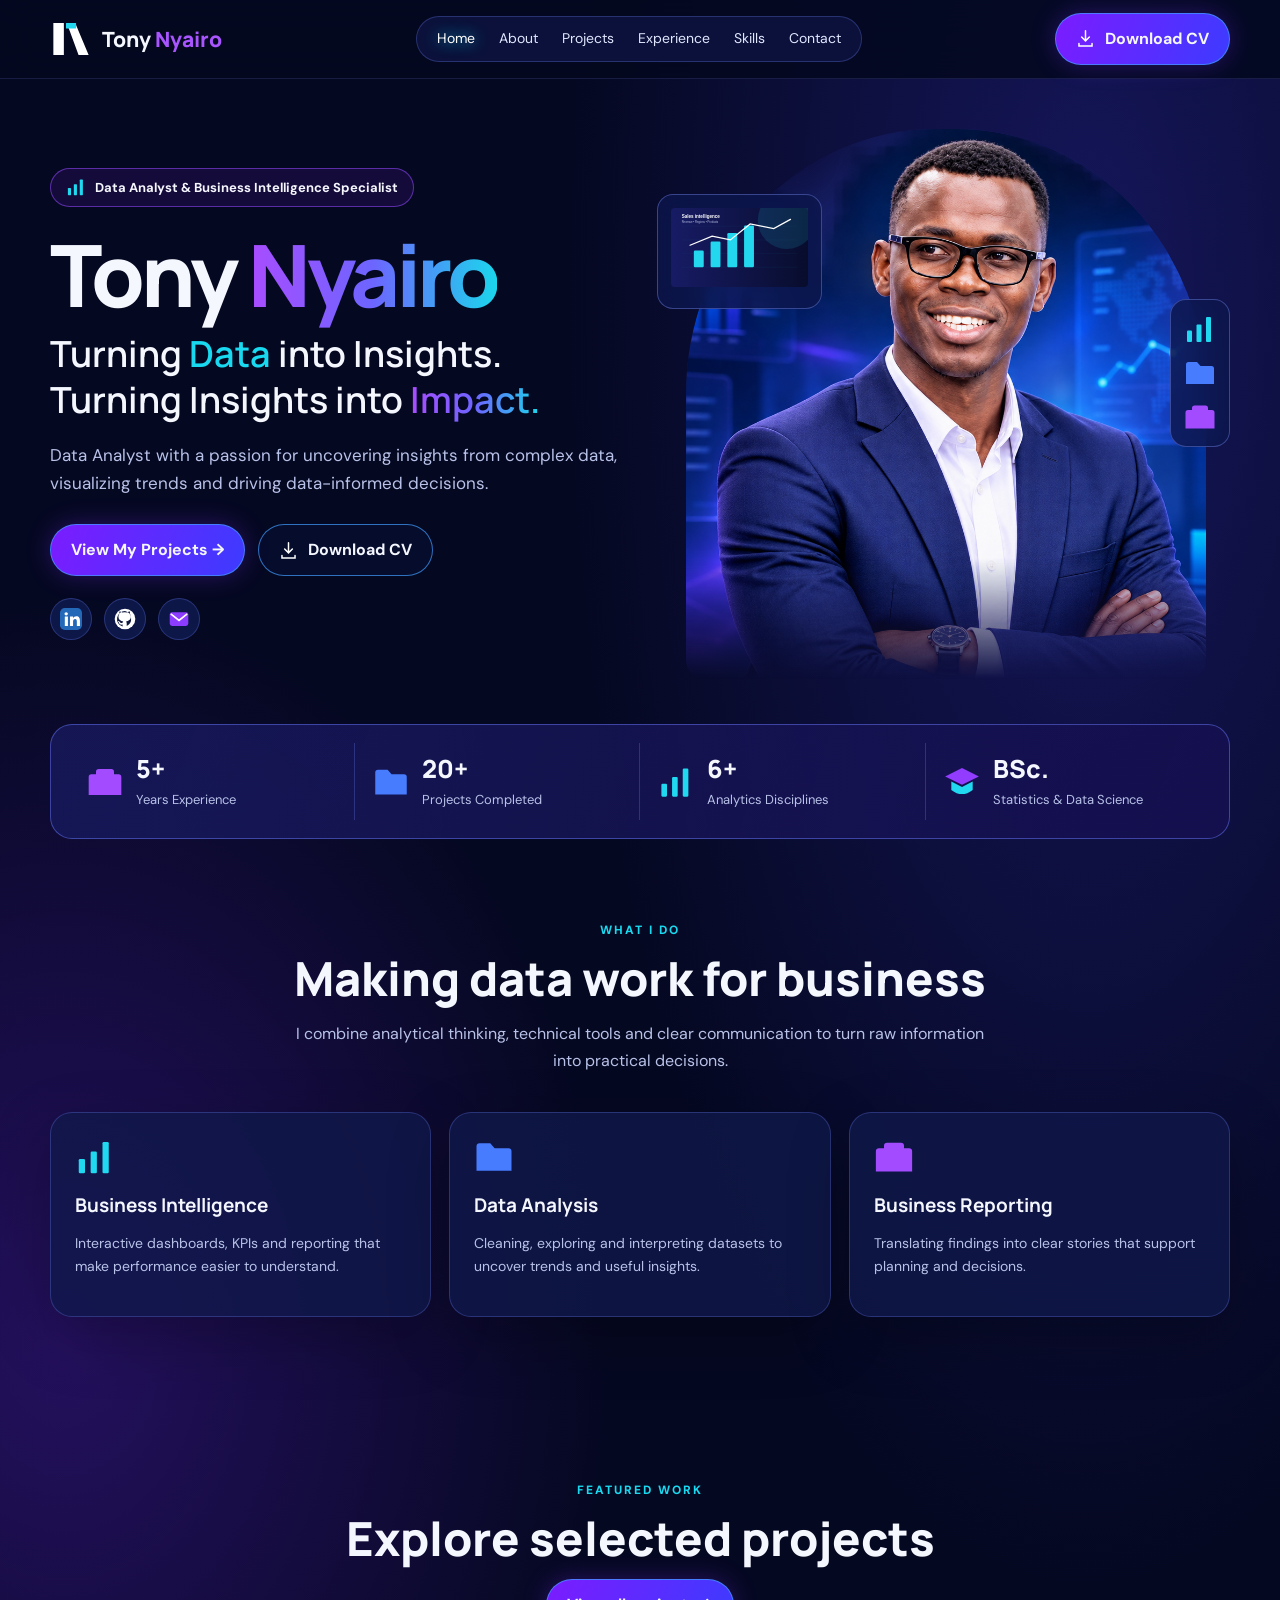
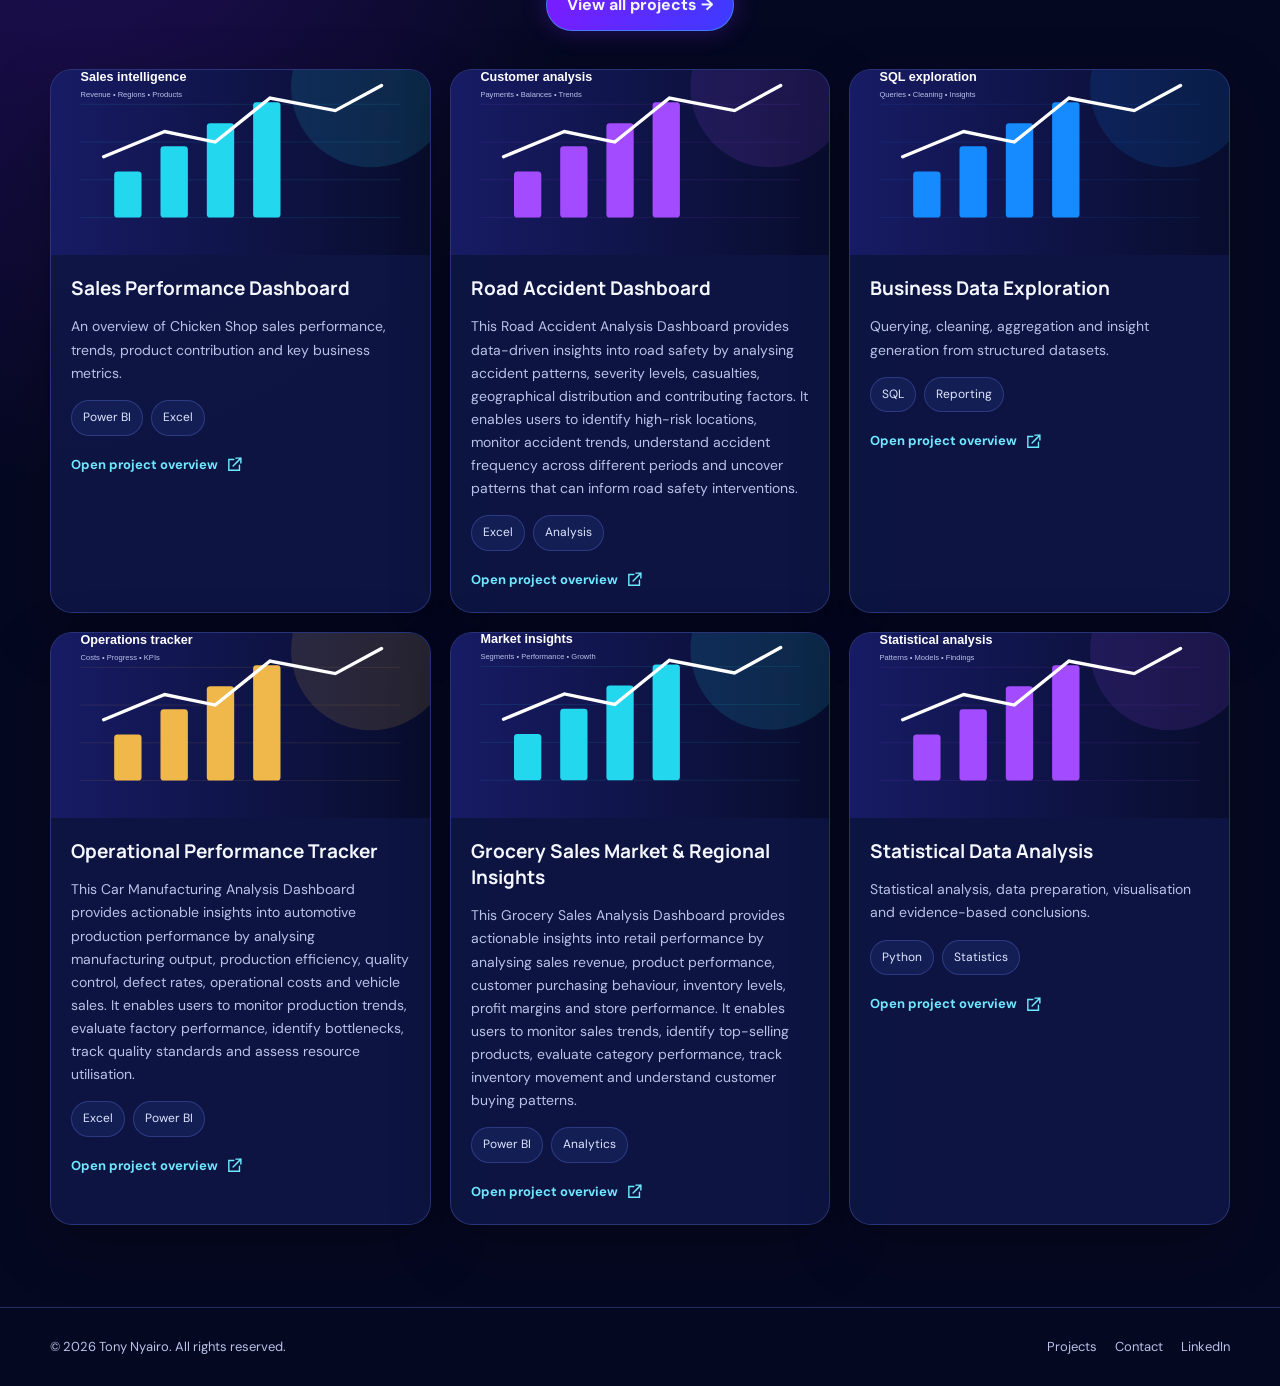
<file: index.html>
<!doctype html>
<html lang="en">
  <head>
    <meta charset="UTF-8" />
    <meta name="viewport" content="width=device-width, initial-scale=1.0" />
    <meta
      name="description"
      content="Tony Nyairo — Data Analyst and Business Intelligence Specialist"
    />
    <title>Index | Tony Nyairo</title>
    <link rel="stylesheet" href="css/style.css" />
  </head>
  <body>
    <header class="site-header">
      <div class="container nav-wrap">
        <a class="brand" href="index.html"
          ><img src="img/icons/logo.svg" alt="Tony Nyairo logo" />
          <div>Tony <span>Nyairo</span></div></a
        >
        <button class="menu-toggle" aria-label="Toggle navigation">☰</button>
        <nav class="nav-links">
          <a href="index.html">Home</a><a href="about.html">About</a
          ><a href="projects.html">Projects</a
          ><a href="experience.html">Experience</a
          ><a href="skills.html">Skills</a><a href="contact.html">Contact</a>
        </nav>
        <a class="nav-cta" href="img/cvtee.pdf" target="_blank"
          ><img src="img/icons/download.svg" alt="" /> Download CV</a
        >
      </div>
    </header>
    <main>
      <section class="container hero">
        <div class="hero-copy-wrap reveal">
          <div class="eyebrow">
            <img src="img/icons/chart.svg" alt="" /> Data Analyst &amp; Business
            Intelligence Specialist
          </div>
          <h1>Tony <span class="gradient-text">Nyairo</span></h1>
          <h2>
            Turning <span class="cyan">Data</span> into Insights.<br />Turning
            Insights into <span class="gradient-text">Impact.</span>
          </h2>
          <p class="hero-copy">
            Data Analyst with a passion for uncovering insights from complex
            data, visualizing trends and driving data-informed decisions.
          </p>
          <div class="hero-actions">
            <a class="btn" href="projects.html">View My Projects →</a
            ><a
              class="btn secondary"
              href="img/cvtee.pdf"
              target="_blank"
              ><img src="img/icons/download.svg" alt="" /> Download CV</a
            >
          </div>
          <div class="socials">
            <a
              class="social-link"
              href="https://www.linkedin.com/in/tony-nyairo1/"
              ><img src="img/icons/linkedin.svg" alt="LinkedIn" /></a
            ><a class="social-link" href="https://github.com/your-username"
              ><img src="img/icons/github.svg" alt="GitHub" /></a
            ><a class="social-link" href="mailto:your.email@example.com"
              ><img src="img/icons/mail.svg" alt="Email"
            /></a>
          </div>
        </div>
        <div class="hero-visual reveal">
          <div class="visual-glow"></div>
          <div class="float-card chart">
            <img
              src="img/projects/project-sales.svg"
              alt="Decorative analytics overview"
            />
          </div>
          <img
            class="hero-photo"
            data-config="heroImage"
            src="img/tony-hero.png"
            alt="Portrait of Tony Nyairo"
          />
          <div class="float-card tools">
            <img src="img/icons/chart.svg" alt="Analytics" /><img
              src="img/icons/folder.svg"
              alt="Projects"
            /><img src="img/icons/briefcase.svg" alt="Business" />
          </div>
        </div>
      </section>
      <div class="container stats reveal">
        <div class="stat">
          <img src="img/icons/briefcase.svg" alt="" />
          <div><strong>5+</strong><span>Years Experience</span></div>
        </div>
        <div class="stat">
          <img src="img/icons/folder.svg" alt="" />
          <div><strong>20+</strong><span>Projects Completed</span></div>
        </div>
        <div class="stat">
          <img src="img/icons/chart.svg" alt="" />
          <div><strong>6+</strong><span>Analytics Disciplines</span></div>
        </div>
        <div class="stat">
          <img src="img/icons/graduation.svg" alt="" />
          <div>
            <strong>BSc.</strong><span>Statistics &amp; Data Science</span>
          </div>
        </div>
      </div>
      <section class="section container">
        <div class="section-head reveal">
          <div class="kicker">What I do</div>
          <h2>Making data work for business</h2>
          <p>
            I combine analytical thinking, technical tools and clear
            communication to turn raw information into practical decisions.
          </p>
        </div>
        <div class="info-grid">
          <article class="info-card glass">
            <img src="img/icons/chart.svg" alt="" />
            <h3>Business Intelligence</h3>
            <p>
              Interactive dashboards, KPIs and reporting that make performance
              easier to understand.
            </p>
          </article>
          <article class="info-card glass">
            <img src="img/icons/folder.svg" alt="" />
            <h3>Data Analysis</h3>
            <p>
              Cleaning, exploring and interpreting datasets to uncover trends
              and useful insights.
            </p>
          </article>
          <article class="info-card glass">
            <img src="img/icons/briefcase.svg" alt="" />
            <h3>Business Reporting</h3>
            <p>
              Translating findings into clear stories that support planning and
              decisions.
            </p>
          </article>
        </div>
      </section>
      <section class="section container">
        <div class="section-head">
          <div class="kicker">Featured work</div>
          <h2>Explore selected projects</h2>
    
          <a class="btn" href="projects.html">View all projects →</a>
        </div>
        <div class="cards" id="project-grid"></div>
      </section>
    </main>
    <footer class="site-footer">
      <div class="container footer-inner">
        <span>© <span data-year></span> Tony Nyairo. All rights reserved.</span>
        <div class="footer-links">
          <a href="projects.html">Projects</a><a href="contact.html">Contact</a
          ><a href="https://www.linkedin.com/in/your-profile" target="_blank"
            >LinkedIn</a
          >
        </div>
      </div>
    </footer>
    <script src="js/site-config.js"></script>
    <script src="js/projects.js"></script>
    <script src="js/main.js"></script>
  </body>
</html>
</file>
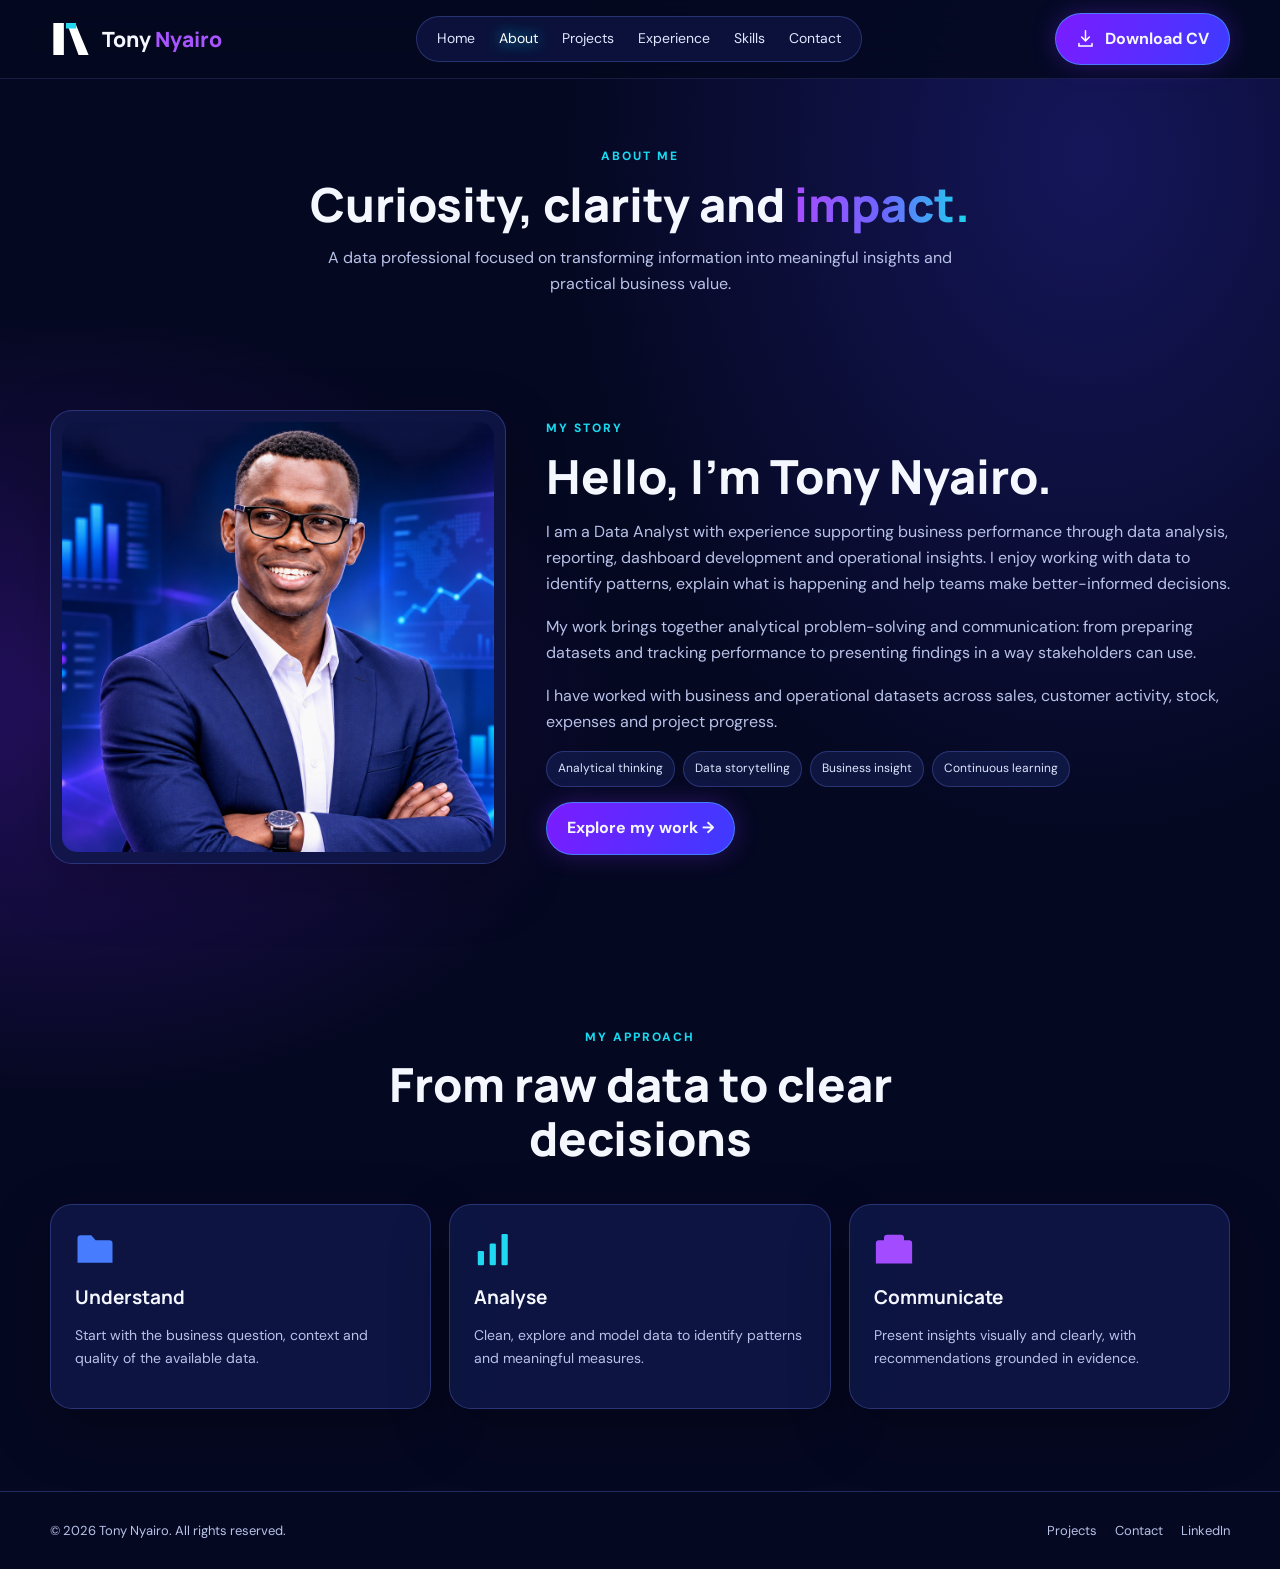
<file: about.html>
<!DOCTYPE html><html lang="en"><head><meta charset="UTF-8"><meta name="viewport" content="width=device-width, initial-scale=1.0"><meta name="description" content="Tony Nyairo — Data Analyst and Business Intelligence Specialist"><title>About | Tony Nyairo</title><link rel="stylesheet" href="css/style.css"></head><body><header class="site-header"><div class="container nav-wrap">
<a class="brand" href="index.html"><img src="img/icons/logo.svg" alt="Tony Nyairo logo"> <div>Tony <span>Nyairo</span></div></a>
<button class="menu-toggle" aria-label="Toggle navigation">☰</button>
<nav class="nav-links"><a href="index.html">Home</a><a href="about.html">About</a><a href="projects.html">Projects</a><a href="experience.html">Experience</a><a href="skills.html">Skills</a><a href="contact.html">Contact</a></nav>
<a class="nav-cta" href="img/tony-nyairo-cv.pdf" target="_blank"><img src="img/icons/download.svg" alt=""> Download CV</a></div></header><main>
<section class="page-hero container"><div class="kicker">About me</div><h1 class="page-title">Curiosity, clarity and <span class="gradient-text">impact.</span></h1><p>A data professional focused on transforming information into meaningful insights and practical business value.</p></section>
<section class="section container"><div class="about-layout"><div class="portrait-frame glass reveal"><img data-config="aboutImage" src="img/tony-hero.png" alt="Portrait of Tony Nyairo"></div><div class="about-text reveal"><div class="kicker">My story</div><h2>Hello, I'm Tony Nyairo.</h2><p>I am a Data Analyst with experience supporting business performance through data analysis, reporting, dashboard development and operational insights. I enjoy working with data to identify patterns, explain what is happening and help teams make better-informed decisions.</p><p>My work brings together analytical problem-solving and communication: from preparing datasets and tracking performance to presenting findings in a way stakeholders can use.</p><p>I have worked with business and operational datasets across sales, customer activity, stock, expenses and project progress.</p><div class="tag-list"><span class="tag">Analytical thinking</span><span class="tag">Data storytelling</span><span class="tag">Business insight</span><span class="tag">Continuous learning</span></div><a class="btn" href="projects.html">Explore my work →</a></div></div></section>
<section class="section container"><div class="section-head"><div class="kicker">My approach</div><h2>From raw data to clear decisions</h2></div><div class="info-grid"><article class="info-card glass"><img src="img/icons/folder.svg" alt=""><h3>Understand</h3><p>Start with the business question, context and quality of the available data.</p></article><article class="info-card glass"><img src="img/icons/chart.svg" alt=""><h3>Analyse</h3><p>Clean, explore and model data to identify patterns and meaningful measures.</p></article><article class="info-card glass"><img src="img/icons/briefcase.svg" alt=""><h3>Communicate</h3><p>Present insights visually and clearly, with recommendations grounded in evidence.</p></article></div></section>
</main><footer class="site-footer"><div class="container footer-inner"><span>© <span data-year></span> Tony Nyairo. All rights reserved.</span><div class="footer-links"><a href="projects.html">Projects</a><a href="contact.html">Contact</a><a href="https://www.linkedin.com/in/your-profile" target="_blank">LinkedIn</a></div></div></footer>
<script src="js/site-config.js"></script><script src="js/projects.js"></script><script src="js/main.js"></script></body></html>
</file>
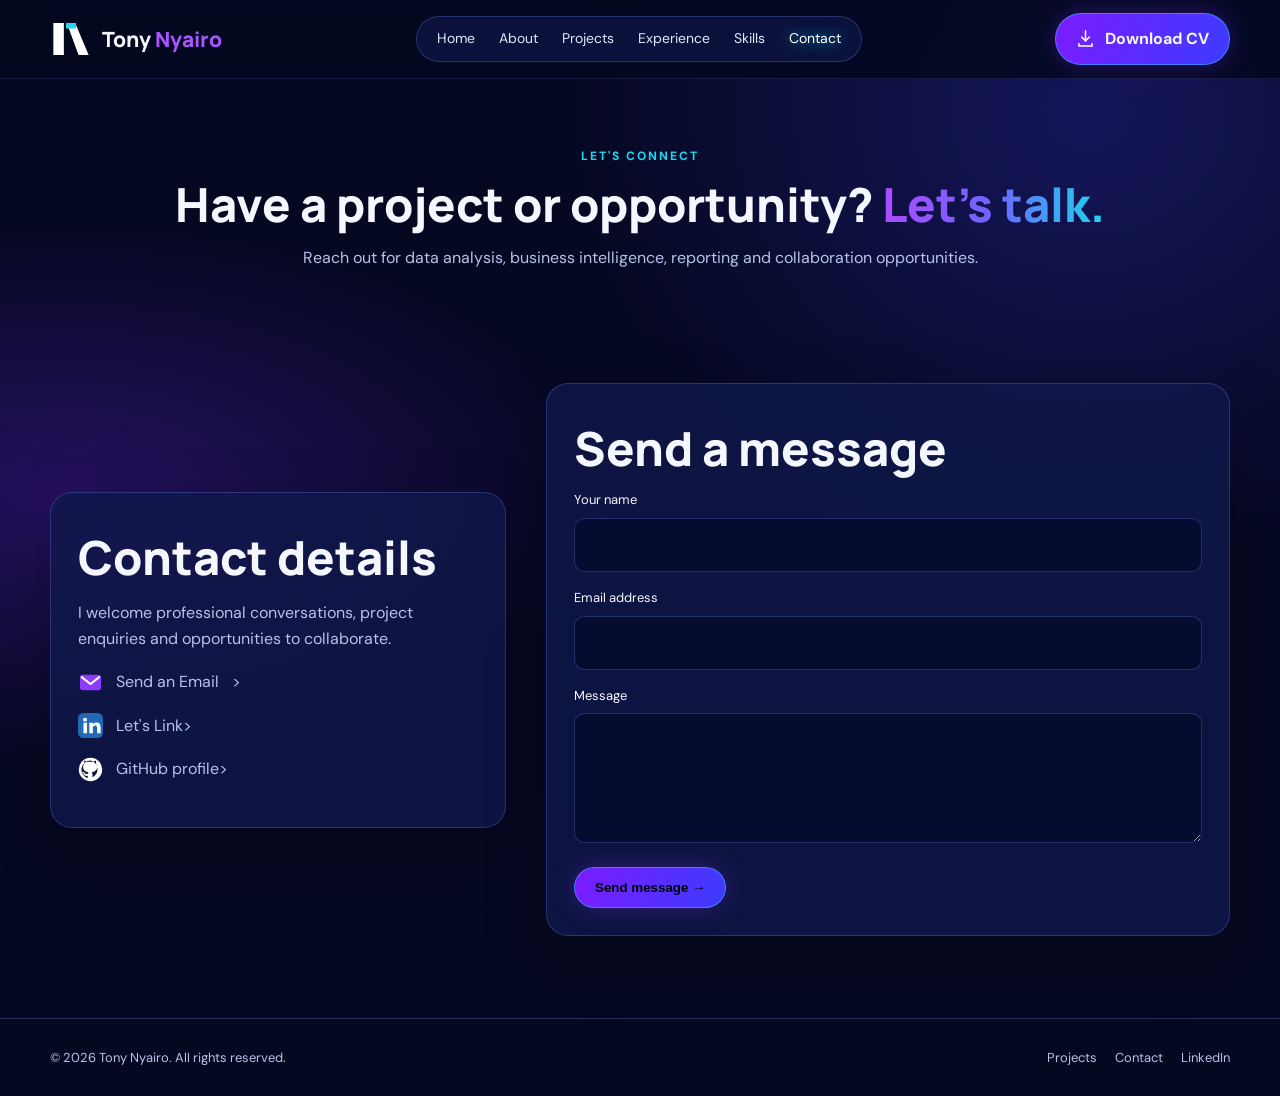
<file: contact.html>
<!doctype html>
<html lang="en">
  <head>
    <meta charset="UTF-8" />
    <meta name="viewport" content="width=device-width, initial-scale=1.0" />
    <meta
      name="description"
      content="Tony Nyairo — Data Analyst and Business Intelligence Specialist"
    />
    <title>Contact | Tony Nyairo</title>
    <link rel="stylesheet" href="css/style.css" />
  </head>
  <body>
    <header class="site-header">
      <div class="container nav-wrap">
        <a class="brand" href="index.html"
          ><img src="img/icons/logo.svg" alt="Tony Nyairo logo" />
          <div>Tony <span>Nyairo</span></div></a
        >
        <button class="menu-toggle" aria-label="Toggle navigation">☰</button>
        <nav class="nav-links">
          <a href="index.html">Home</a><a href="about.html">About</a
          ><a href="projects.html">Projects</a
          ><a href="experience.html">Experience</a
          ><a href="skills.html">Skills</a><a href="contact.html">Contact</a>
        </nav>
        <a class="nav-cta" href="img/tony-nyairo-cv.pdf" target="_blank"
          ><img src="img/icons/download.svg" alt="" /> Download CV</a
        >
      </div>
    </header>
    <main>
      <section class="page-hero container">
        <div class="kicker">Let's connect</div>
        <h1 class="page-title">
          Have a project or opportunity?
          <span class="gradient-text">Let's talk.</span>
        </h1>
        <p>
          Reach out for data analysis, business intelligence, reporting and
          collaboration opportunities.
        </p>
      </section>
      <section class="section container">
        <div class="contact-layout">
          <div class="contact-card glass">
            <h2>Contact details</h2>
            <p class="muted">
              I welcome professional conversations, project enquiries and
              opportunities to collaborate.
            </p>
            <div class="contact-row">
              <img src="img/icons/mail.svg" alt="" /><a href="mailto:tonynyairo@gmail.com">Send an Email</a>

              >
            </div>
            <div class="contact-row">
              <img src="img/icons/linkedin.svg" alt="" /><a
                data-config="linkedin"
                href="https://www.linkedin.com/in/tony-nyairo1/"
                >Let's Link></a
              >
            </div>
            <div class="contact-row">
              <img src="img/icons/github.svg" alt="" /><a
                data-config="github"
                href="https://github.com/kimmyaces0217-hash"
                >GitHub profile></a
              >
            </div>
          </div>
          <form class="contact-form glass" id="contact-form">
            <h2>Send a message</h2>
            <div class="field">
              <label for="name">Your name</label
              ><input id="name" name="name" required />
            </div>
            <div class="field">
              <label for="email">Email address</label
              ><input id="email" name="email" type="email" required />
            </div>
            <div class="field">
              <label for="message">Message</label
              ><textarea id="message" name="message" required></textarea>
            </div>
            <button class="btn" type="submit">Send message →</button>
          </form>
        </div>
      </section>
    </main>
    <footer class="site-footer">
      <div class="container footer-inner">
        <span>© <span data-year></span> Tony Nyairo. All rights reserved.</span>
        <div class="footer-links">
          <a href="projects.html">Projects</a><a href="contact.html">Contact</a
          ><a href="https://https://www.linkedin.com/in/tony-nyairo1/" target="_blank"
            >LinkedIn</a
          >
        </div>
      </div>
    </footer>
    <script src="js/site-config.js"></script>
    <script src="js/projects.js"></script>
    <script src="js/main.js"></script>
  </body>
</html>
</file>
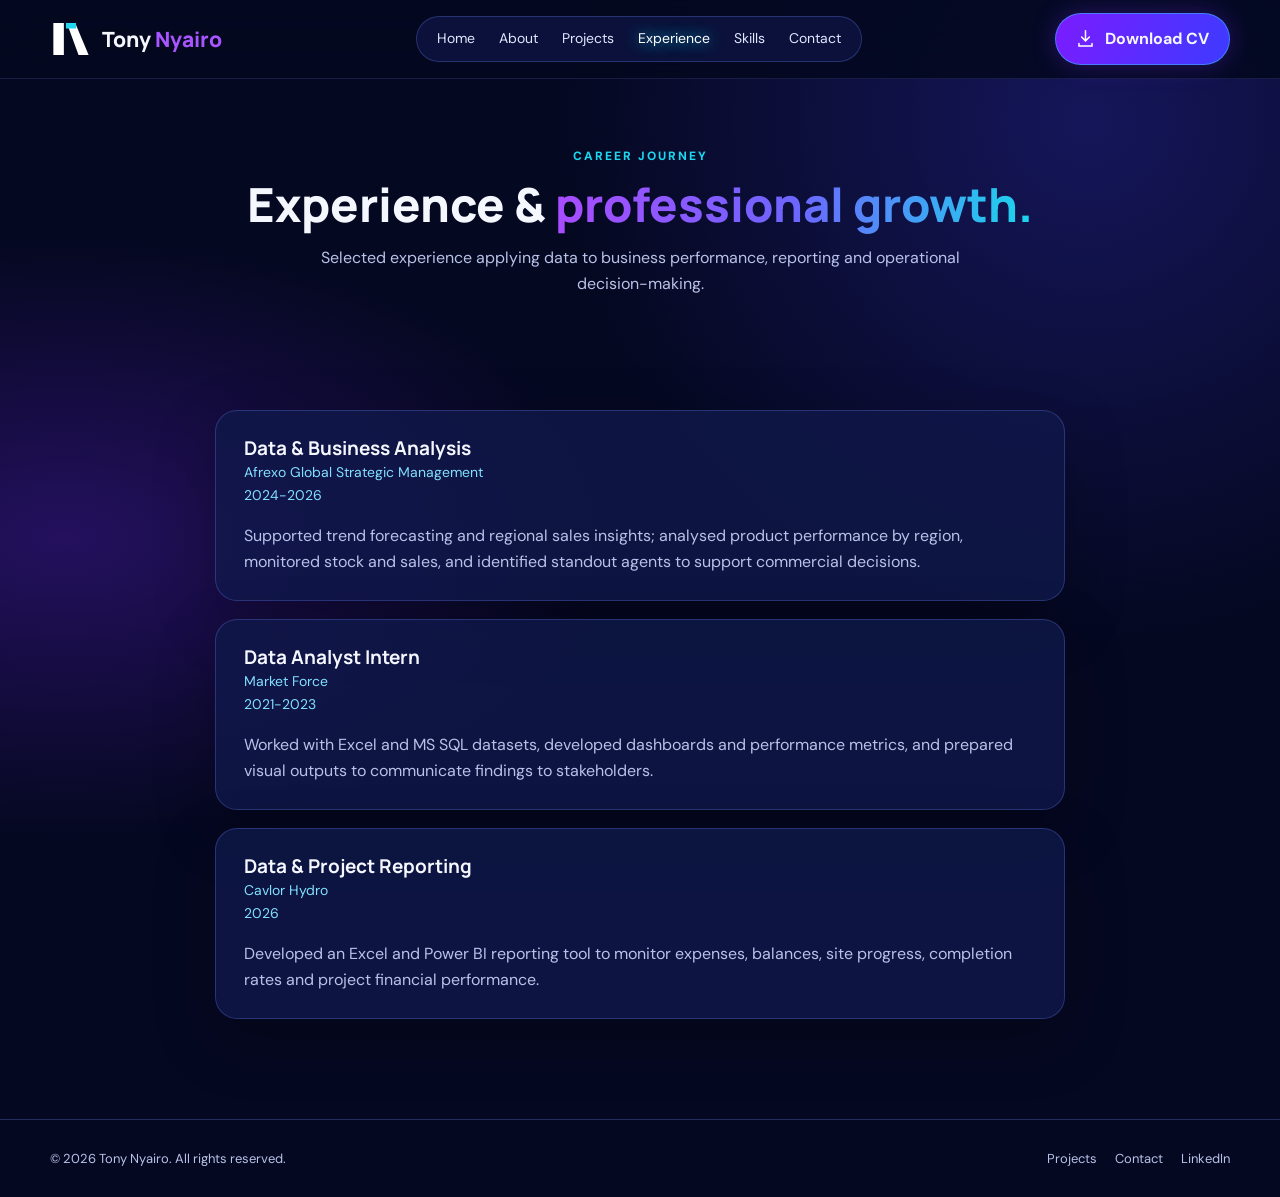
<file: experience.html>
<!doctype html>
<html lang="en">
  <head>
    <meta charset="UTF-8" />
    <meta name="viewport" content="width=device-width, initial-scale=1.0" />
    <meta
      name="description"
      content="Tony Nyairo — Data Analyst and Business Intelligence Specialist"
    />
    <title>Experience | Tony Nyairo</title>
    <link rel="stylesheet" href="css/style.css" />
  </head>
  <body>
    <header class="site-header">
      <div class="container nav-wrap">
        <a class="brand" href="index.html"
          ><img src="img/icons/logo.svg" alt="Tony Nyairo logo" />
          <div>Tony <span>Nyairo</span></div></a
        >
        <button class="menu-toggle" aria-label="Toggle navigation">☰</button>
        <nav class="nav-links">
          <a href="index.html">Home</a><a href="about.html">About</a
          ><a href="projects.html">Projects</a
          ><a href="experience.html">Experience</a
          ><a href="skills.html">Skills</a><a href="contact.html">Contact</a>
        </nav>
        <a class="nav-cta" href="img/tony-nyairo-cv.pdf" target="_blank"
          ><img src="img/icons/download.svg" alt="" /> Download CV</a
        >
      </div>
    </header>
    <main>
      <section class="page-hero container">
        <div class="kicker">Career journey</div>
        <h1 class="page-title">
          Experience &amp;
          <span class="gradient-text">professional growth.</span>
        </h1>
        <p>
          Selected experience applying data to business performance, reporting
          and operational decision-making.
        </p>
      </section>
      <section class="section container">
        <div class="timeline">
          <article class="timeline-item glass reveal">
            <h3>Data &amp; Business Analysis</h3>
            <div class="role">Afrexo Global Strategic Management</div>
            <div class="role">2024-2026</div>
            <p>
              Supported trend forecasting and regional sales insights; analysed
              product performance by region, monitored stock and sales, and
              identified standout agents to support commercial decisions.
            </p>
          </article>
          <article class="timeline-item glass reveal">
            <h3>Data Analyst Intern</h3>
            <div class="role">Market Force</div>
            <div class="role">2021-2023</div>
            <p>
              Worked with Excel and MS SQL datasets, developed dashboards and
              performance metrics, and prepared visual outputs to communicate
              findings to stakeholders.
            </p>
          </article>
          <article class="timeline-item glass reveal">
            <h3>Data &amp; Project Reporting</h3>
            <div class="role">Cavlor Hydro</div>
            <div class="role">2026</div>
            <p>
              Developed an Excel and Power BI reporting tool to monitor
              expenses, balances, site progress, completion rates and project
              financial performance.
            </p>
          </article>
        </div>
    
      </section>
    </main>
    <footer class="site-footer">
      <div class="container footer-inner">
        <span>© <span data-year></span> Tony Nyairo. All rights reserved.</span>
        <div class="footer-links">
          <a href="projects.html">Projects</a><a href="contact.html">Contact</a
          ><a href="https://www.linkedin.com/in/your-profile" target="_blank"
            >LinkedIn</a
          >
        </div>
      </div>
    </footer>
    <script src="js/site-config.js"></script>
    <script src="js/projects.js"></script>
    <script src="js/main.js"></script>
  </body>
</html>
</file>
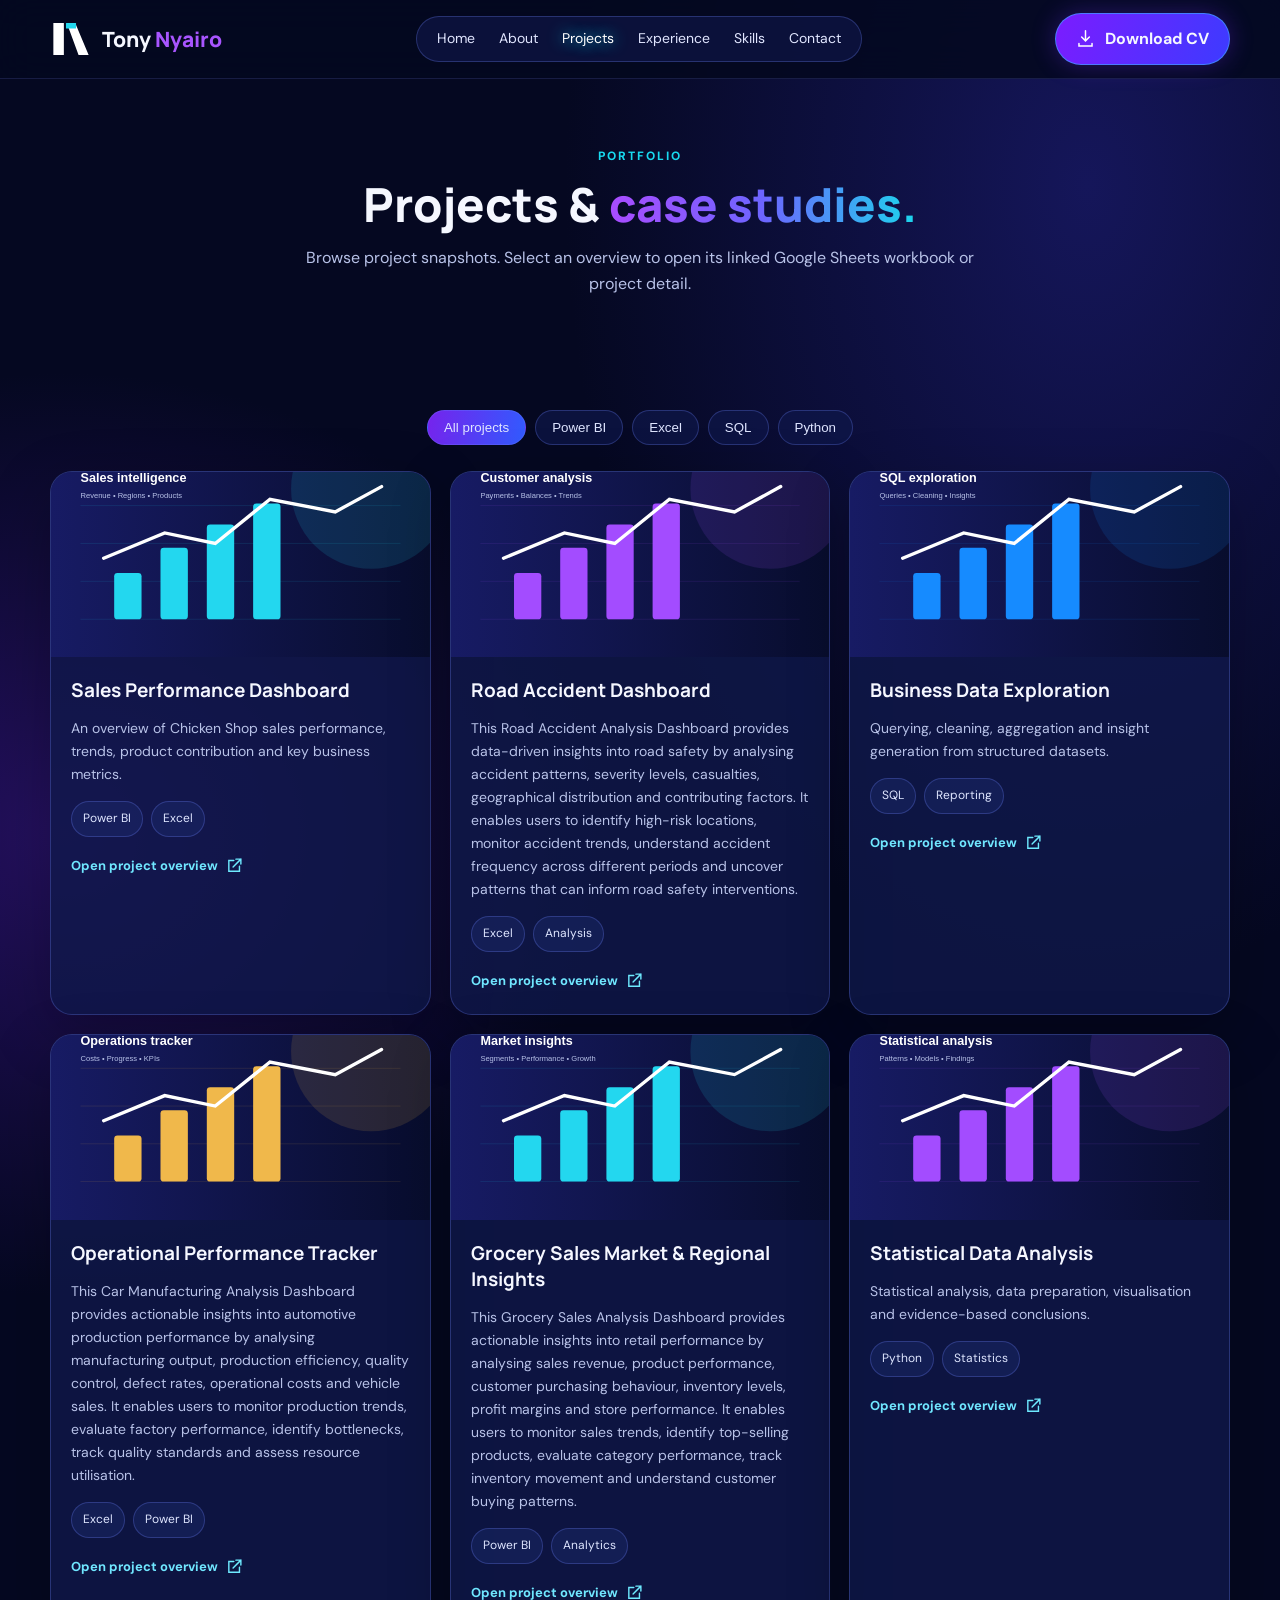
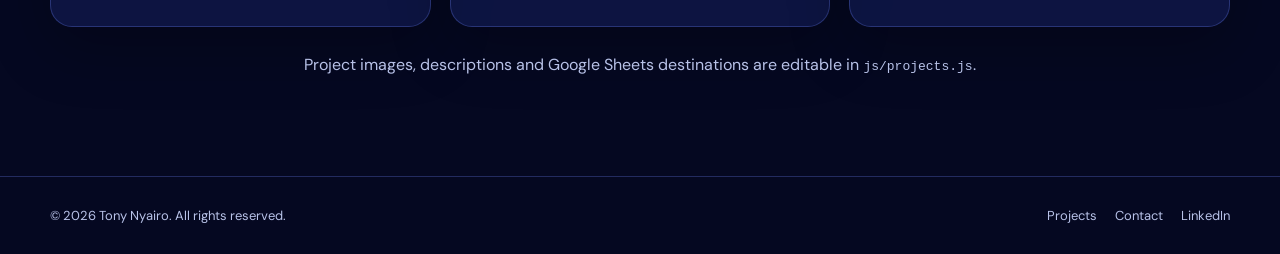
<file: projects.html>
<!DOCTYPE html><html lang="en"><head><meta charset="UTF-8"><meta name="viewport" content="width=device-width, initial-scale=1.0"><meta name="description" content="Tony Nyairo — Data Analyst and Business Intelligence Specialist"><title>Projects | Tony Nyairo</title><link rel="stylesheet" href="css/style.css"></head><body><header class="site-header"><div class="container nav-wrap">
<a class="brand" href="index.html"><img src="img/icons/logo.svg" alt="Tony Nyairo logo"> <div>Tony <span>Nyairo</span></div></a>
<button class="menu-toggle" aria-label="Toggle navigation">☰</button>
<nav class="nav-links"><a href="index.html">Home</a><a href="about.html">About</a><a href="projects.html">Projects</a><a href="experience.html">Experience</a><a href="skills.html">Skills</a><a href="contact.html">Contact</a></nav>
<a class="nav-cta" href="img/tony-nyairo-cv.pdf" target="_blank"><img src="img/icons/download.svg" alt=""> Download CV</a></div></header><main>
<section class="page-hero container"><div class="kicker">Portfolio</div><h1 class="page-title">Projects &amp; <span class="gradient-text">case studies.</span></h1><p>Browse project snapshots. Select an overview to open its linked Google Sheets workbook or project detail.</p></section>
<section class="section container"><div class="filters"><button class="filter-btn active" data-filter="All">All projects</button><button class="filter-btn" data-filter="Power BI">Power BI</button><button class="filter-btn" data-filter="Excel">Excel</button><button class="filter-btn" data-filter="SQL">SQL</button><button class="filter-btn" data-filter="Python">Python</button></div><div class="cards" id="project-grid"></div><p class="muted" style="text-align:center;margin-top:25px">Project images, descriptions and Google Sheets destinations are editable in <code>js/projects.js</code>.</p></section>
</main><footer class="site-footer"><div class="container footer-inner"><span>© <span data-year></span> Tony Nyairo. All rights reserved.</span><div class="footer-links"><a href="projects.html">Projects</a><a href="contact.html">Contact</a><a href="https://www.linkedin.com/in/your-profile" target="_blank">LinkedIn</a></div></div></footer>
<script src="js/site-config.js"></script><script src="js/projects.js"></script><script src="js/main.js"></script></body></html>
</file>
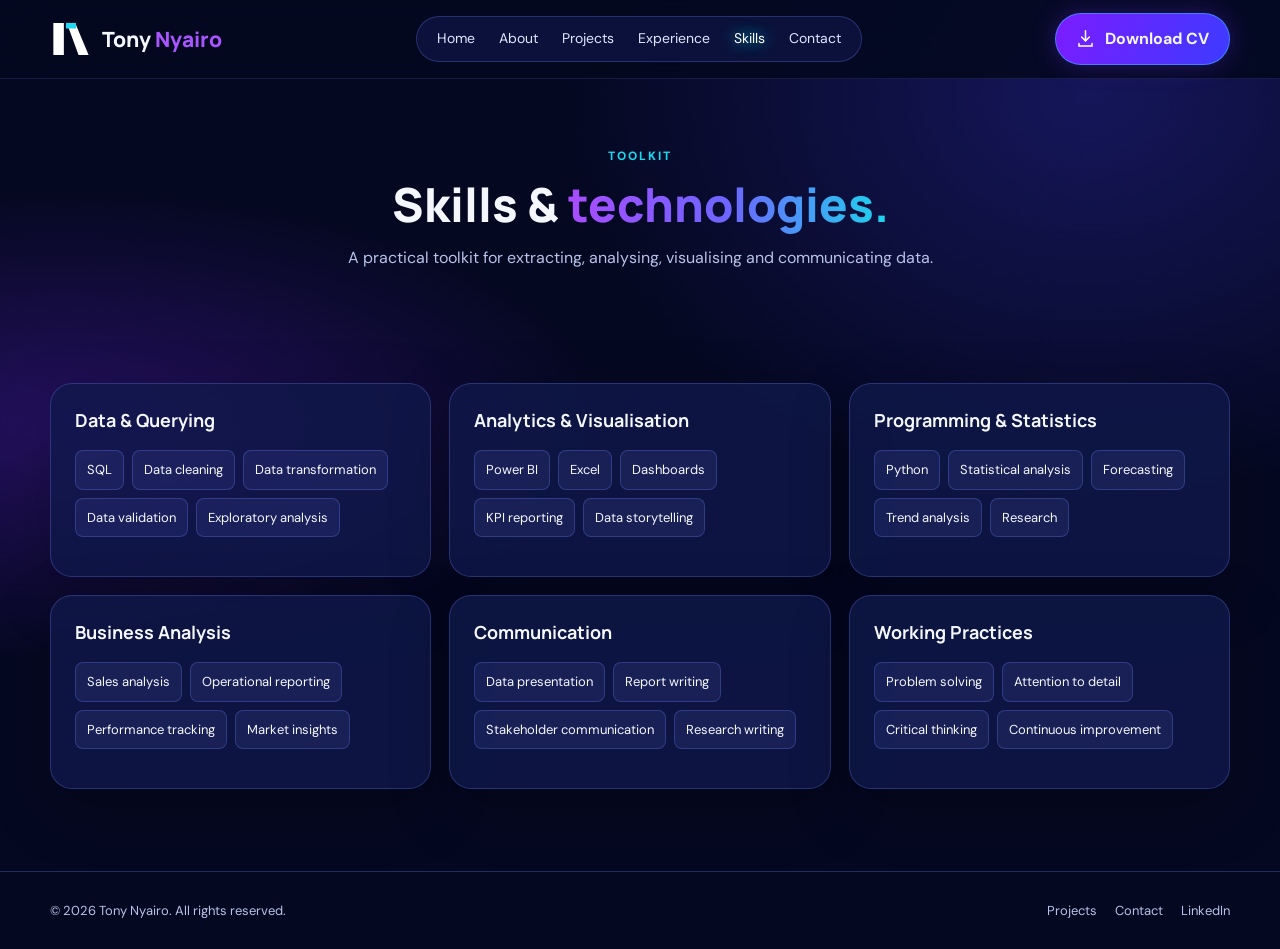
<file: skills.html>
<!doctype html>
<html lang="en">
  <head>
    <meta charset="UTF-8" />
    <meta name="viewport" content="width=device-width, initial-scale=1.0" />
    <meta
      name="description"
      content="Tony Nyairo — Data Analyst and Business Intelligence Specialist"
    />
    <title>Skills | Tony Nyairo</title>
    <link rel="stylesheet" href="css/style.css" />
  </head>
  <body>
    <header class="site-header">
      <div class="container nav-wrap">
        <a class="brand" href="index.html"
          ><img src="img/icons/logo.svg" alt="Tony Nyairo logo" />
          <div>Tony <span>Nyairo</span></div></a
        >
        <button class="menu-toggle" aria-label="Toggle navigation">☰</button>
        <nav class="nav-links">
          <a href="index.html">Home</a><a href="about.html">About</a
          ><a href="projects.html">Projects</a
          ><a href="experience.html">Experience</a
          ><a href="skills.html">Skills</a><a href="contact.html">Contact</a>
        </nav>
        <a class="nav-cta" href="img/cvtee.pdf" target="_blank"
          ><img src="img/icons/download.svg" alt="" /> Download CV</a
        >
      </div>
    </header>
    <main>
      <section class="page-hero container">
        <div class="kicker">Toolkit</div>
        <h1 class="page-title">
          Skills &amp; <span class="gradient-text">technologies.</span>
        </h1>
        <p>
          A practical toolkit for extracting, analysing, visualising and
          communicating data.
        </p>
      </section>
      <section class="section container">
        <div class="skill-grid">
          <article class="skill-card glass">
            <h3>Data &amp; Querying</h3>
            <div class="skill-items">
              <span>SQL</span><span>Data cleaning</span
              ><span>Data transformation</span><span>Data validation</span
              ><span>Exploratory analysis</span>
            </div>
          </article>
          <article class="skill-card glass">
            <h3>Analytics &amp; Visualisation</h3>
            <div class="skill-items">
              <span>Power BI</span><span>Excel</span><span>Dashboards</span
              ><span>KPI reporting</span><span>Data storytelling</span>
            </div>
          </article>
          <article class="skill-card glass">
            <h3>Programming &amp; Statistics</h3>
            <div class="skill-items">
              <span>Python</span><span>Statistical analysis</span
              ><span>Forecasting</span><span>Trend analysis</span
              ><span>Research</span>
            </div>
          </article>
          <article class="skill-card glass">
            <h3>Business Analysis</h3>
            <div class="skill-items">
              <span>Sales analysis</span><span>Operational reporting</span
              ><span>Performance tracking</span><span>Market insights</span>
            </div>
          </article>
          <article class="skill-card glass">
            <h3>Communication</h3>
            <div class="skill-items">
              <span>Data presentation</span><span>Report writing</span
              ><span>Stakeholder communication</span
              ><span>Research writing</span>
            </div>
          </article>
          <article class="skill-card glass">
            <h3>Working Practices</h3>
            <div class="skill-items">
              <span>Problem solving</span><span>Attention to detail</span
              ><span>Critical thinking</span><span>Continuous improvement</span>
            </div>
          </article>
        </div>
      </section>
    </main>
    <footer class="site-footer">
      <div class="container footer-inner">
        <span>© <span data-year></span> Tony Nyairo. All rights reserved.</span>
        <div class="footer-links">
          <a href="projects.html">Projects</a><a href="contact.html">Contact</a
          ><a href="https://www.linkedin.com/in/your-profile" target="_blank"
            >LinkedIn</a
          >
        </div>
      </div>
    </footer>
    <script src="js/site-config.js"></script>
    <script src="js/projects.js"></script>
    <script src="js/main.js"></script>
  </body>
</html>
</file>
<file: css/style.css>
@import url("https://fonts.googleapis.com/css2?family=DM+Sans:wght@400;500;600;700&family=Manrope:wght@400;500;600;700;800&display=swap");
:root {
  --bg: #050821;
  --panel: rgba(16, 25, 75, 0.78);
  --line: rgba(113, 133, 255, 0.28);
  --text: #f5f7ff;
  --muted: #b8c2e8;
  --purple: #922cff;
  --blue: #168bff;
  --cyan: #18d9ef;
}
* {
  box-sizing: border-box;
}
html {
  scroll-behavior: smooth;
}
body {
  margin: 0;
  background:
    radial-gradient(ellipse at 85% 10%, #15165a 0, transparent 34%),
    radial-gradient(ellipse at 5% 45%, #24105e 0, transparent 32%), var(--bg);
  color: var(--text);
  font-family: "DM Sans", sans-serif;
  line-height: 1.65;
}
a {
  color: inherit;
  text-decoration: none;
}
img {
  max-width: 100%;
  display: block;
}
.container {
  width: min(1180px, calc(100% - 44px));
  margin: auto;
}
.site-header {
  position: sticky;
  top: 0;
  z-index: 20;
  background: rgba(4, 8, 31, 0.88);
  backdrop-filter: blur(18px);
  border-bottom: 1px solid rgba(122, 137, 255, 0.16);
}
.nav-wrap {
  height: 78px;
  display: flex;
  align-items: center;
  justify-content: space-between;
  gap: 20px;
}
.brand {
  display: flex;
  align-items: center;
  gap: 10px;
  font: 800 21px Manrope;
}
.brand img {
  width: 42px;
  height: 42px;
}
.brand span {
  color: #a855ff;
}
.nav-links {
  display: flex;
  gap: 24px;
  padding: 10px 20px;
  border: 1px solid var(--line);
  border-radius: 40px;
  background: rgba(16, 23, 70, 0.72);
}
.nav-links a {
  font-size: 14px;
  color: #e1e6ff;
}
.nav-links a:hover,
.nav-links a.active {
  color: #fff;
  text-shadow: 0 0 15px var(--cyan);
}
.nav-cta,
.btn {
  display: inline-flex;
  align-items: center;
  justify-content: center;
  gap: 10px;
  padding: 12px 20px;
  border-radius: 999px;
  border: 1px solid rgba(64, 157, 255, 0.7);
  background: linear-gradient(110deg, #7b1cff, #3d3bff);
  box-shadow: 0 0 24px rgba(126, 43, 255, 0.3);
  font-weight: 700;
}
.nav-cta img,
.btn img {
  width: 19px;
  height: 19px;
}
.btn.secondary {
  background: rgba(7, 15, 53, 0.6);
  box-shadow: none;
}
.menu-toggle {
  display: none;
  background: none;
  border: 0;
  color: white;
  font-size: 26px;
}
.hero {
  min-height: 660px;
  display: grid;
  grid-template-columns: 1.02fr 0.98fr;
  align-items: center;
  gap: 20px;
  padding: 50px 0 65px;
}
.eyebrow {
  display: inline-flex;
  align-items: center;
  gap: 9px;
  border: 1px solid rgba(148, 75, 255, 0.55);
  border-radius: 999px;
  padding: 8px 15px;
  background: rgba(84, 27, 164, 0.2);
  font-size: 13px;
  font-weight: 700;
}
.eyebrow img {
  width: 20px;
  height: 20px;
}
.hero h1 {
  font: 800 clamp(52px, 7vw, 86px)/1.02 Manrope;
  letter-spacing: -4px;
  margin: 24px 0 12px;
}
.gradient-text {
  background: linear-gradient(90deg, #a94cff, #6d65ff, #1bd6ec);
  background-clip: text;
  color: transparent;
}
.hero h2 {
  font: 600 clamp(23px, 3vw, 36px)/1.28 Manrope;
  margin: 0 0 18px;
}
.cyan {
  color: var(--cyan);
}
.hero-copy,
.muted {
  color: var(--muted);
}
.hero-copy {
  max-width: 590px;
  font-size: 17px;
}
.hero-actions {
  display: flex;
  flex-wrap: wrap;
  gap: 13px;
  margin: 27px 0 22px;
}
.socials {
  display: flex;
  gap: 12px;
}
.social-link {
  width: 42px;
  height: 42px;
  border: 1px solid var(--line);
  background: rgba(18, 30, 89, 0.7);
  border-radius: 50%;
  display: grid;
  place-items: center;
}
.social-link img {
  width: 22px;
  height: 22px;
}
.hero-visual {
  position: relative;
  min-height: 520px;
  display: flex;
  align-items: center;
  justify-content: center;
}
.hero-photo {
  width: min(100%, 520px);
  height: 550px;
  object-fit: cover;
  object-position: center top;
  border-radius: 48% 48% 18px 18px;
  mask-image: linear-gradient(#000 78%, transparent 100%);
  filter: drop-shadow(0 0 32px rgba(65, 93, 255, 0.42));
  z-index: 2;
}
.visual-glow {
  position: absolute;
  width: 430px;
  height: 430px;
  border-radius: 50%;
  background: radial-gradient(
    circle,
    rgba(77, 56, 255, 0.42),
    rgba(0, 177, 255, 0.1) 55%,
    transparent 70%
  );
}
.float-card {
  position: absolute;
  z-index: 3;
  border: 1px solid rgba(128, 151, 255, 0.38);
  background: rgba(13, 23, 76, 0.82);
  backdrop-filter: blur(15px);
  border-radius: 16px;
  padding: 13px;
}
.float-card.chart {
  width: 165px;
  height: 115px;
  left: -5px;
  top: 65px;
}
.float-card.tools {
  right: 0;
  top: 170px;
  display: flex;
  flex-direction: column;
  gap: 12px;
}
.float-card.tools img {
  width: 32px;
  height: 32px;
}
.stats {
  display: grid;
  grid-template-columns: repeat(4, 1fr);
  border: 1px solid rgba(107, 124, 255, 0.48);
  background: linear-gradient(
    110deg,
    rgba(22, 24, 89, 0.9),
    rgba(22, 16, 81, 0.82)
  );
  border-radius: 22px;
  padding: 18px;
  margin-top: -20px;
  position: relative;
  z-index: 4;
}
.stat {
  display: flex;
  align-items: center;
  gap: 13px;
  padding: 8px 18px;
  border-right: 1px solid var(--line);
}
.stat:last-child {
  border: 0;
}
.stat img {
  width: 36px;
  height: 36px;
}
.stat strong {
  display: block;
  font: 800 25px Manrope;
}
.stat span {
  font-size: 13px;
  color: var(--muted);
}
.section {
  padding: 82px 0;
}
.section-head {
  text-align: center;
  max-width: 700px;
  margin: 0 auto 38px;
}
.kicker {
  color: var(--cyan);
  text-transform: uppercase;
  letter-spacing: 2px;
  font-size: 12px;
  font-weight: 800;
}
.section h2,
.page-title {
  font: 800 clamp(32px, 4vw, 47px)/1.15 Manrope;
  margin: 10px 0 14px;
}
.section-head p,
.page-hero p {
  color: var(--muted);
}
.page-hero {
  padding: 68px 0 30px;
  text-align: center;
}
.page-hero p {
  max-width: 680px;
  margin: auto;
}
.glass {
  background: var(--panel);
  border: 1px solid var(--line);
  border-radius: 22px;
  box-shadow: 0 20px 60px rgba(0, 0, 0, 0.25);
}
.about-layout,
.contact-layout {
  display: grid;
  grid-template-columns: 0.8fr 1.2fr;
  gap: 40px;
  align-items: center;
}
.portrait-frame {
  padding: 11px;
}
.portrait-frame img {
  width: 100%;
  height: 430px;
  object-fit: cover;
  object-position: center top;
  border-radius: 15px;
}
.about-text p {
  color: var(--muted);
}
.tag-list,
.project-meta,
.skill-items {
  display: flex;
  flex-wrap: wrap;
  gap: 8px;
  margin: 15px 0;
}
.tag {
  padding: 7px 11px;
  border: 1px solid var(--line);
  border-radius: 999px;
  background: rgba(33, 49, 122, 0.35);
  font-size: 12px;
  color: #dfe6ff;
}
.cards {
  display: grid;
  grid-template-columns: repeat(3, 1fr);
  gap: 19px;
}
.card {
  overflow: hidden;
  transition: 0.25s;
}
.card:hover {
  transform: translateY(-5px);
  border-color: rgba(24, 217, 239, 0.55);
}
.project-thumb {
  height: 185px;
  overflow: hidden;
  background: linear-gradient(135deg, #1d246b, #25105a 55%, #087caa);
}
.project-thumb img {
  width: 100%;
  height: 100%;
  object-fit: cover;
}
.project-body {
  padding: 20px;
}
.project-body h3,
.info-card h3 {
  font: 700 19px Manrope;
  margin: 0 0 8px;
}
.project-body p,
.info-card p {
  color: var(--muted);
  font-size: 14px;
}
.project-open {
  display: inline-flex;
  align-items: center;
  gap: 8px;
  color: #70e7ff;
  font-weight: 700;
  font-size: 13px;
}
.project-open img {
  width: 17px;
  height: 17px;
}
.filters {
  display: flex;
  justify-content: center;
  flex-wrap: wrap;
  gap: 9px;
  margin-bottom: 26px;
}
.filter-btn {
  border: 1px solid var(--line);
  background: rgba(15, 24, 74, 0.7);
  color: #dfe5ff;
  border-radius: 999px;
  padding: 9px 16px;
  cursor: pointer;
}
.filter-btn.active {
  background: linear-gradient(100deg, #7623ec, #315bff);
}
.info-grid,
.skill-grid {
  display: grid;
  grid-template-columns: repeat(3, 1fr);
  gap: 18px;
}
.info-card,
.skill-card {
  padding: 24px;
}
.info-card > img {
  width: 40px;
  height: 40px;
  margin-bottom: 15px;
}
.timeline {
  max-width: 850px;
  margin: auto;
}
.timeline-item {
  padding: 24px 28px;
  margin-bottom: 18px;
}
.timeline-item h3 {
  font: 700 19px Manrope;
  margin: 0;
}
.timeline-item .role {
  color: #82dfff;
  font-size: 14px;
}
.timeline-item p {
  color: var(--muted);
  margin-bottom: 0;
}
.skill-card h3 {
  font: 700 18px Manrope;
  margin-top: 0;
}
.skill-items span {
  font-size: 13px;
  padding: 8px 11px;
  background: rgba(69, 82, 170, 0.2);
  border: 1px solid var(--line);
  border-radius: 8px;
}
.contact-card,
.contact-form {
  padding: 27px;
}
.contact-row {
  display: flex;
  align-items: center;
  gap: 13px;
  margin: 17px 0;
  color: var(--muted);
}
.contact-row img {
  width: 25px;
  height: 25px;
}
.field {
  margin-bottom: 15px;
}
.field label {
  display: block;
  margin-bottom: 7px;
  font-size: 13px;
}
.field input,
.field textarea {
  width: 100%;
  border: 1px solid var(--line);
  background: rgba(4, 10, 42, 0.72);
  border-radius: 10px;
  padding: 13px;
  color: white;
  font: inherit;
}
.field textarea {
  min-height: 130px;
}
.site-footer {
  border-top: 1px solid var(--line);
  padding: 28px 0;
  color: var(--muted);
  font-size: 13px;
}
.footer-inner {
  display: flex;
  justify-content: space-between;
  gap: 20px;
  align-items: center;
}
.footer-links {
  display: flex;
  gap: 18px;
}
.reveal {
  opacity: 0;
  transform: translateY(16px);
  transition: 0.6s;
}
.reveal.visible {
  opacity: 1;
  transform: none;
}
@media (max-width: 900px) {
  .nav-links {
    gap: 13px;
  }
  .hero {
    grid-template-columns: 1fr;
  }
  .hero-visual {
    min-height: 450px;
    grid-row: 1;
  }
  .hero-photo {
    height: 470px;
    width: min(80%, 460px);
  }
  .hero-copy-wrap {
    grid-row: 2;
  }
  .cards,
  .info-grid,
  .skill-grid {
    grid-template-columns: repeat(2, 1fr);
  }
  .stats {
    grid-template-columns: repeat(2, 1fr);
  }
  .stat:nth-child(2) {
    border-right: 0;
  }
  .stat:nth-child(-n + 2) {
    border-bottom: 1px solid var(--line);
  }
}
@media (max-width: 680px) {
  .container {
    width: calc(100% - 30px);
  }
  .nav-wrap {
    height: 70px;
  }
  .menu-toggle {
    display: block;
  }
  .nav-cta {
    display: none;
  }
  .nav-links {
    display: none;
    position: absolute;
    top: 70px;
    left: 15px;
    right: 15px;
    flex-direction: column;
    border-radius: 15px;
    padding: 17px;
    background: #0b123c;
  }
  .nav-links.open {
    display: flex;
  }
  .hero {
    padding: 25px 0 45px;
  }
  .hero-visual {
    min-height: 350px;
  }
  .hero-photo {
    height: 380px;
    width: 90%;
  }
  .float-card.chart {
    width: 120px;
    height: 90px;
    top: 40px;
  }
  .float-card.tools {
    right: 0;
    top: 130px;
  }
  .float-card.tools img {
    width: 25px;
    height: 25px;
  }
  .hero h1 {
    font-size: 53px;
    letter-spacing: -2px;
  }
  .hero h2 {
    font-size: 23px;
  }
  .hero-copy {
    font-size: 15px;
  }
  .stats {
    padding: 9px;
  }
  .stat {
    padding: 11px 7px;
    gap: 7px;
  }
  .stat img {
    width: 27px;
    height: 27px;
  }
  .stat strong {
    font-size: 20px;
  }
  .stat span {
    font-size: 11px;
  }
  .section {
    padding: 60px 0;
  }
  .about-layout,
  .contact-layout {
    grid-template-columns: 1fr;
  }
  .portrait-frame img {
    height: 370px;
  }
  .cards,
  .info-grid,
  .skill-grid {
    grid-template-columns: 1fr;
  }
  .footer-inner {
    flex-direction: column;
    text-align: center;
  }
  .footer-links {
    flex-wrap: wrap;
    justify-content: center;
  }
}
</file>
